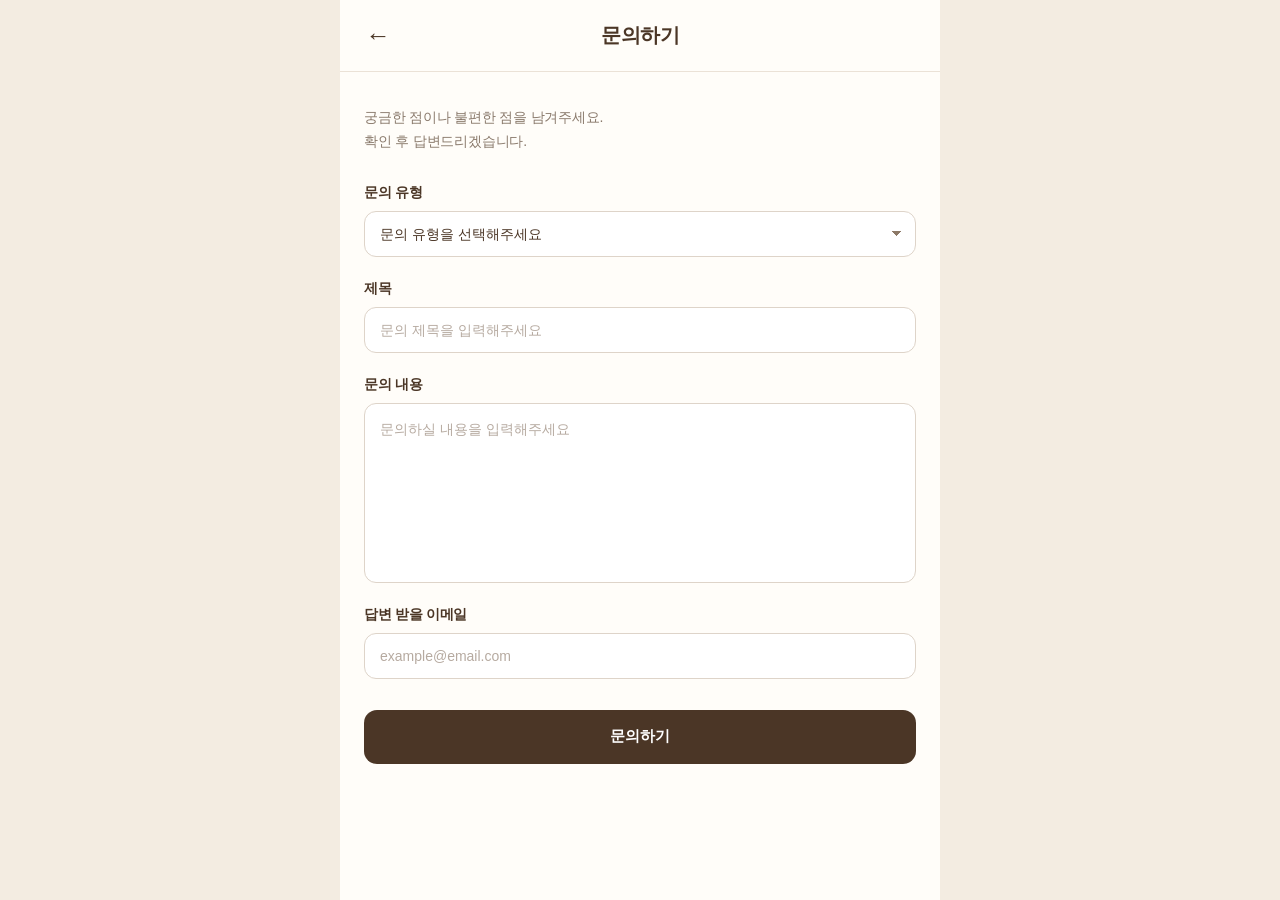
<file: inquiry.html>
<!DOCTYPE html>
<html lang="ko">
<head>
    <meta charset="UTF-8">
    <meta name="viewport" content="width=device-width, initial-scale=1.0">

    <title>문의하기 | Moodly</title>

    <!-- CSS 연결 -->
    <link rel="stylesheet" href="css/inquiry.css">
</head>

<body>

    <div class="inquiry-container">

        <header class="inquiry-header">
            <button type="button" class="back-btn" onclick="goBack()">←</button>
            <h1>문의하기</h1>
        </header>

        <main class="inquiry-content">

            <p class="inquiry-description">
                궁금한 점이나 불편한 점을 남겨주세요.<br>
                확인 후 답변드리겠습니다.
            </p>

            <form id="inquiryForm">

                <div class="form-group">
                    <label for="category">문의 유형</label>

                    <select id="category" required>
                        <option value="">문의 유형을 선택해주세요</option>
                        <option value="service">서비스 이용 문의</option>
                        <option value="recommend">스타일 추천 문의</option>
                        <option value="error">오류 문의</option>
                        <option value="etc">기타 문의</option>
                    </select>
                </div>

                <div class="form-group">
                    <label for="title">제목</label>

                    <input
                        type="text"
                        id="title"
                        placeholder="문의 제목을 입력해주세요"
                        required
                    >
                </div>

                <div class="form-group">
                    <label for="content">문의 내용</label>

                    <textarea
                        id="content"
                        placeholder="문의하실 내용을 입력해주세요"
                        required
                    ></textarea>
                </div>

                <div class="form-group">
                    <label for="email">답변 받을 이메일</label>

                    <input
                        type="email"
                        id="email"
                        placeholder="example@email.com"
                        required
                    >
                </div>

                <button type="submit" class="submit-btn">
                    문의하기
                </button>

            </form>

        </main>

    </div>

    <!-- JS 연결 -->
    <script src="js/inquiry.js"></script>

</body>
</html>
</file>
<file: css/inquiry.css>
* {
    margin: 0;
    padding: 0;
    box-sizing: border-box;
}

body {
    font-family: "Pretendard", "Noto Sans KR", Arial, sans-serif;
    background-color: #f3ece1;
    color: #4b3626;
}

button,
input,
select,
textarea {
    font-family: inherit;
}

/* =========================
   문의하기 전체
========================= */

.inquiry-container {
    width: 100%;
    max-width: 600px;
    min-height: 100vh;
    margin: 0 auto;
    background-color: #fffdf9;
}

/* =========================
   상단 헤더
========================= */

.inquiry-header {
    height: 72px;
    padding: 0 22px;
    display: flex;
    align-items: center;
    justify-content: center;
    position: relative;
    border-bottom: 1px solid #ebe2d7;
    background-color: #fffdf9;
}

.inquiry-header h1 {
    font-size: 20px;
    font-weight: 700;
    letter-spacing: -0.5px;
    color: #4b3626;
}

/* 뒤로가기 */

.back-btn {
    position: absolute;
    left: 18px;
    top: 50%;
    transform: translateY(-50%);

    width: 40px;
    height: 40px;

    border: none;
    border-radius: 50%;

    background-color: transparent;

    color: #4b3626;
    font-size: 25px;
    line-height: 1;

    cursor: pointer;

    transition: background-color 0.2s ease;
}

.back-btn:hover {
    background-color: #f3ece1;
}

/* =========================
   본문
========================= */

.inquiry-content {
    padding: 34px 24px 50px;
}

.inquiry-description {
    margin-bottom: 30px;

    font-size: 14px;
    line-height: 1.7;
    letter-spacing: -0.2px;

    color: #8a7a6c;
}

/* =========================
   입력 영역
========================= */

.form-group {
    margin-bottom: 23px;
}

.form-group label {
    display: block;
    margin-bottom: 9px;

    font-size: 14px;
    font-weight: 600;
    letter-spacing: -0.3px;

    color: #4b3626;
}

/* input / select / textarea */

.form-group input,
.form-group select,
.form-group textarea {
    width: 100%;

    padding: 14px 15px;

    border: 1px solid #ded4c9;
    border-radius: 12px;

    background-color: #ffffff;

    color: #4b3626;
    font-size: 14px;

    outline: none;

    transition:
        border-color 0.2s ease,
        box-shadow 0.2s ease;
}

.form-group input::placeholder,
.form-group textarea::placeholder {
    color: #b6aaa0;
}

/* 클릭했을 때 */

.form-group input:focus,
.form-group select:focus,
.form-group textarea:focus {
    border-color: #9a8066;
    box-shadow: 0 0 0 3px rgba(154, 128, 102, 0.10);
}

/* select */

.form-group select {
    appearance: none;
    -webkit-appearance: none;

    background-image: linear-gradient(45deg, transparent 50%, #8d7967 50%),
                      linear-gradient(135deg, #8d7967 50%, transparent 50%);
    background-position:
        calc(100% - 18px) 50%,
        calc(100% - 13px) 50%;
    background-size:
        5px 5px,
        5px 5px;
    background-repeat: no-repeat;

    cursor: pointer;
}

/* textarea */

.form-group textarea {
    height: 180px;

    resize: none;

    line-height: 1.6;
    vertical-align: top;
}

/* =========================
   문의하기 버튼
========================= */

.submit-btn {
    width: 100%;
    height: 54px;

    margin-top: 8px;

    border: none;
    border-radius: 13px;

    background-color: #4b3626;
    color: #ffffff;

    font-size: 15px;
    font-weight: 600;
    letter-spacing: -0.2px;

    cursor: pointer;

    transition:
        background-color 0.2s ease,
        transform 0.15s ease,
        box-shadow 0.2s ease;
}

.submit-btn:hover {
    background-color: #624a36;
    box-shadow: 0 5px 14px rgba(75, 54, 38, 0.15);
}

.submit-btn:active {
    transform: scale(0.98);
}

/* =========================
   모바일
========================= */

@media (max-width: 600px) {

    body {
        background-color: #fffdf9;
    }

    .inquiry-container {
        max-width: none;
    }

    .inquiry-content {
        padding: 28px 20px 40px;
    }

    .inquiry-header {
        height: 68px;
    }

    .inquiry-header h1 {
        font-size: 19px;
    }

    .form-group {
        margin-bottom: 20px;
    }

    .form-group input,
    .form-group select,
    .form-group textarea {
        font-size: 16px;
    }

    .submit-btn {
        height: 54px;
        font-size: 16px;
    }
}
</file>
